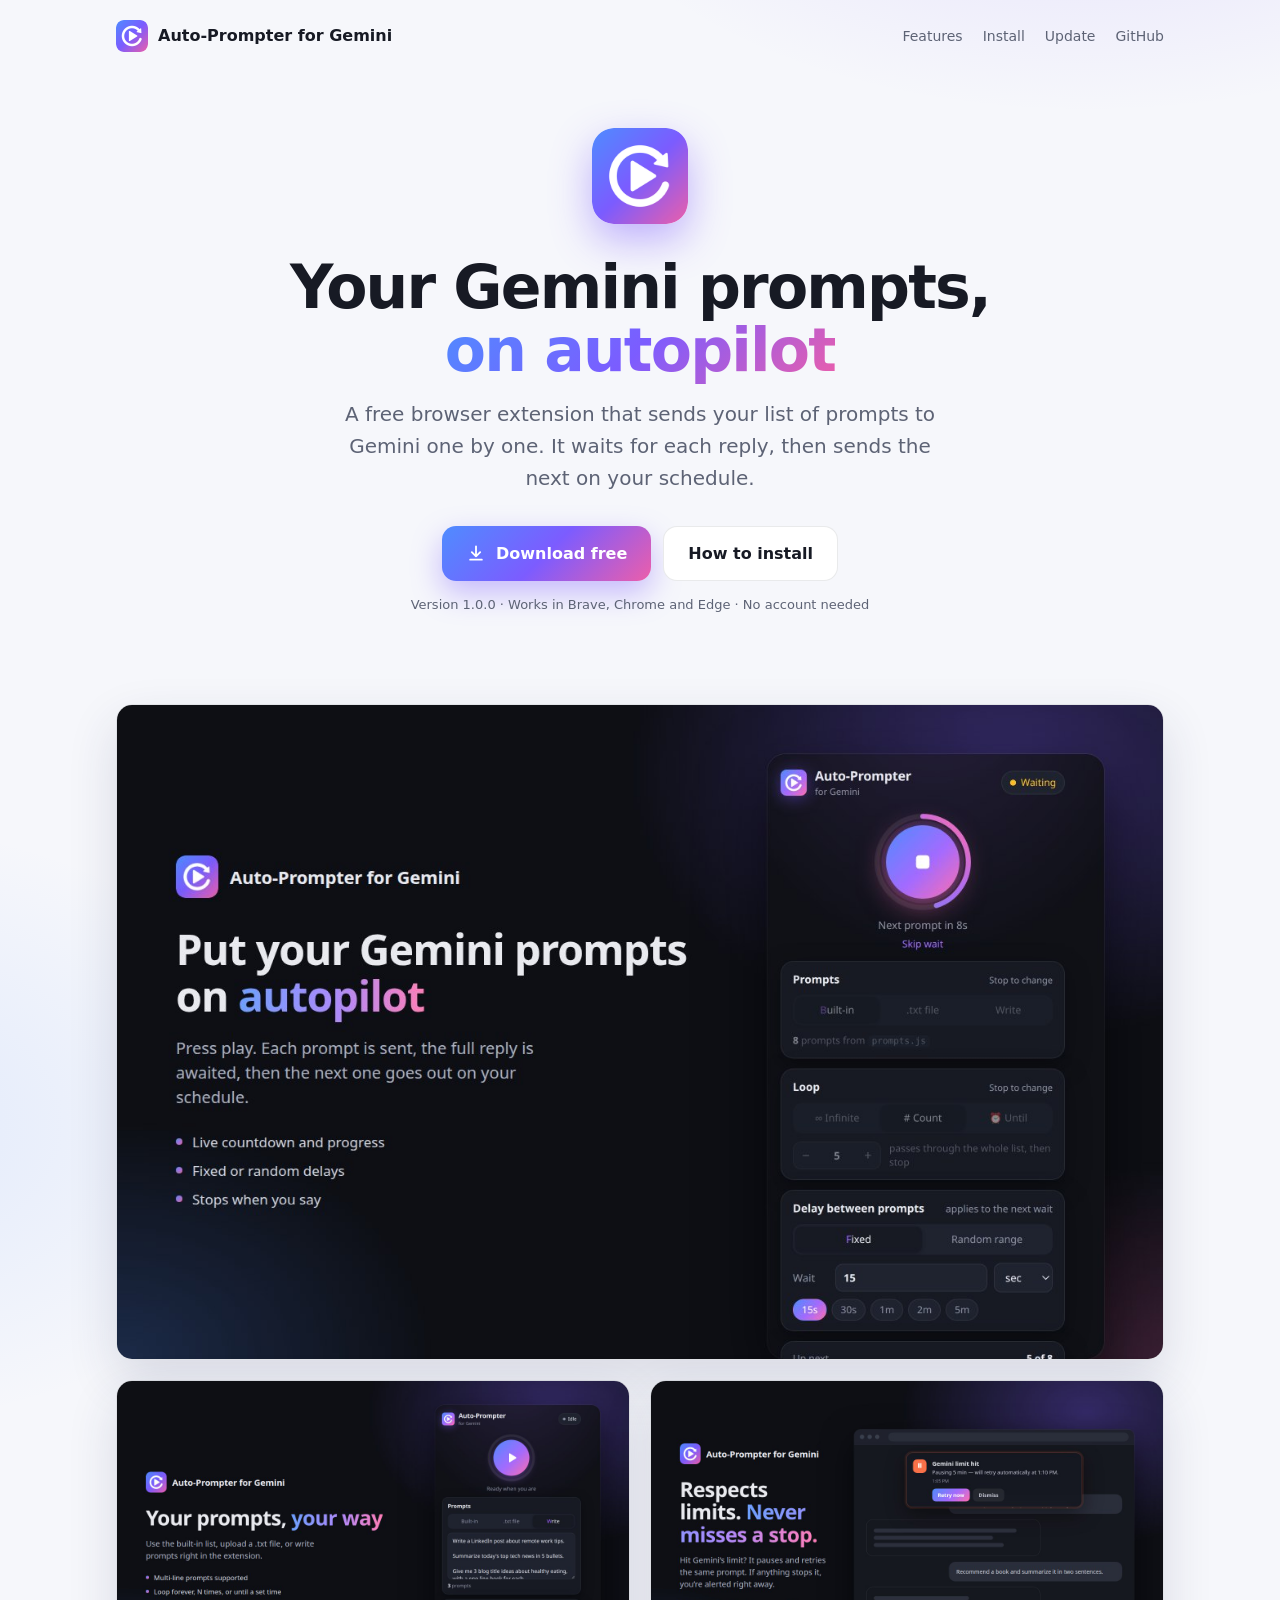
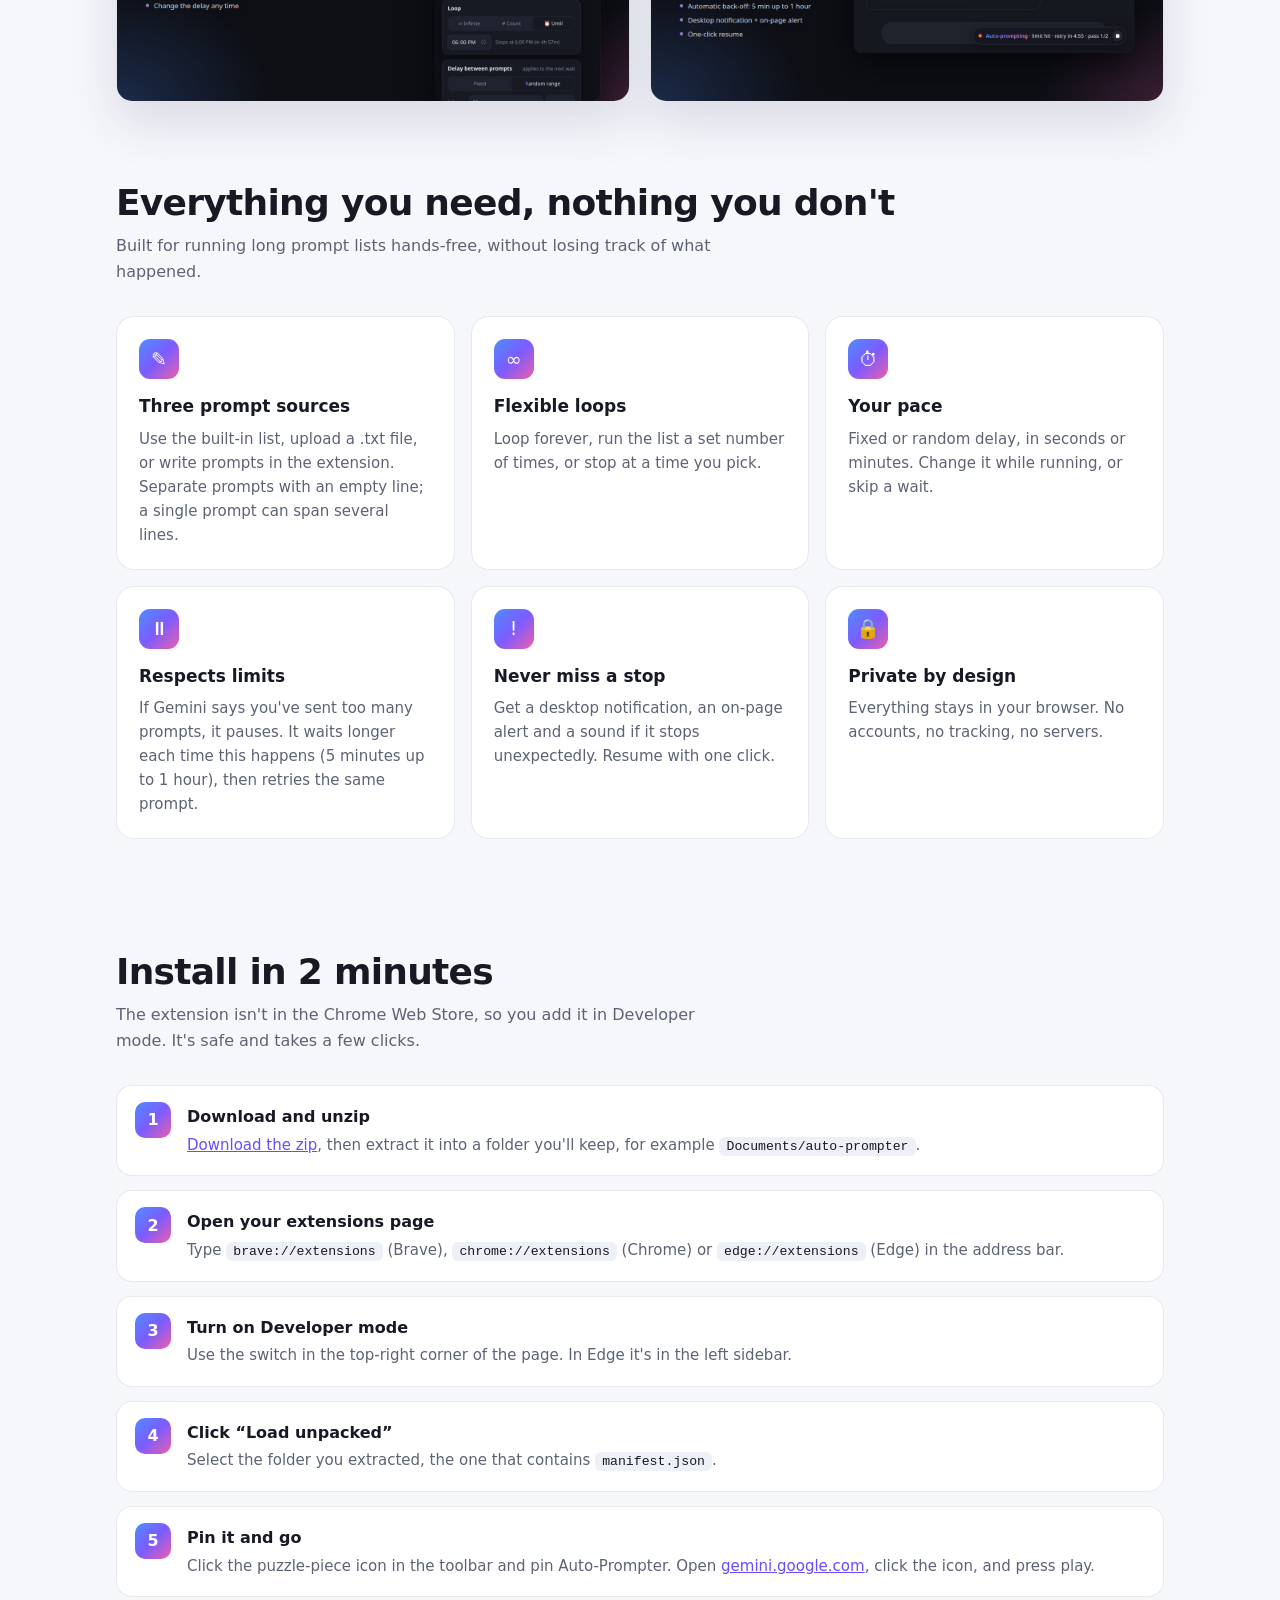
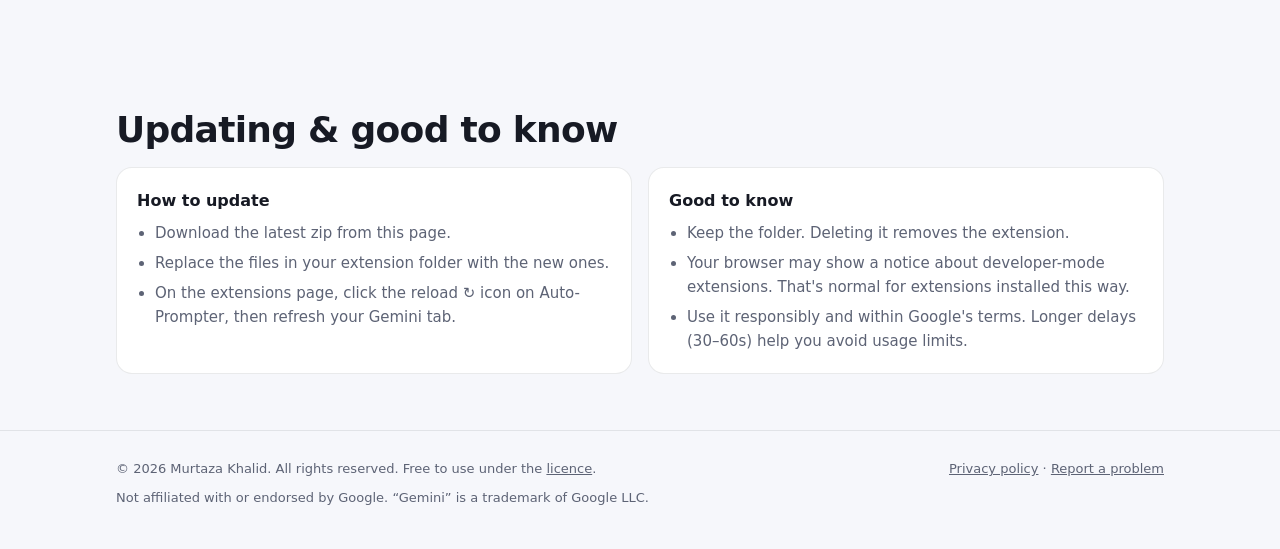
<file: docs/index.html>
<!doctype html>
<html lang="en">
<head>
  <meta charset="utf-8" />
  <meta name="viewport" content="width=device-width, initial-scale=1" />
  <title>Auto-Prompter for Gemini</title>
  <meta name="description" content="Free browser extension that sends a list of prompts to Gemini automatically, with loops, custom delays, limit-aware pauses and alerts." />
  <link rel="icon" href="assets/favicon.png" />
  <style>
    :root {
      --bg: #0d0f15;
      --surface: #161922;
      --surface-2: #1e222d;
      --border: rgba(255, 255, 255, 0.08);
      --text: #e8eaf0;
      --muted: #9aa0b2;
      --accent: #a48bff;
      --grad: linear-gradient(135deg, #4f8cff 0%, #7c5cff 50%, #ec5eaa 100%);
      --glow-1: rgba(124, 92, 255, 0.28);
      --glow-2: rgba(79, 140, 255, 0.18);
      --shadow: 0 24px 60px rgba(0, 0, 0, 0.45);
      color-scheme: dark;
    }
    @media (prefers-color-scheme: light) {
      :root {
        --bg: #f6f7fb;
        --surface: #ffffff;
        --surface-2: #eef0f7;
        --border: rgba(20, 24, 40, 0.09);
        --text: #171a24;
        --muted: #5d6375;
        --accent: #6a4cff;
        --glow-1: rgba(124, 92, 255, 0.16);
        --glow-2: rgba(79, 140, 255, 0.12);
        --shadow: 0 20px 50px rgba(40, 50, 90, 0.14);
        color-scheme: light;
      }
    }
    * { box-sizing: border-box; margin: 0; }
    html { scroll-behavior: smooth; }
    body {
      background: var(--bg);
      background-image:
        radial-gradient(900px 500px at 85% -5%, var(--glow-1), transparent 60%),
        radial-gradient(700px 500px at -10% 30%, var(--glow-2), transparent 60%);
      background-repeat: no-repeat;
      color: var(--text);
      font: 16px/1.6 "Google Sans", Inter, system-ui, -apple-system, "Segoe UI", sans-serif;
      overflow-x: hidden;
    }
    a { color: var(--accent); }
    .wrap { max-width: 1080px; margin: 0 auto; padding: 0 16px; }
    .grad-text { background: var(--grad); -webkit-background-clip: text; background-clip: text; color: transparent; }

    /* Nav */
    nav { display: flex; align-items: center; justify-content: space-between; padding: 20px 0; gap: 12px; }
    .brand { display: flex; align-items: center; gap: 10px; font-weight: 600; text-decoration: none; color: var(--text); }
    .brand img { width: 32px; height: 32px; border-radius: 8px; }
    .nav-links { display: flex; gap: 20px; font-size: 14px; }
    .nav-links a { color: var(--muted); text-decoration: none; }
    .nav-links a:hover { color: var(--text); }

    /* Hero */
    .hero { text-align: center; padding: 56px 0 40px; }
    .hero-icon { width: 96px; height: 96px; border-radius: 22px; box-shadow: 0 16px 40px rgba(124, 92, 255, 0.45); }
    h1 { font-size: clamp(36px, 6vw, 60px); line-height: 1.05; letter-spacing: -0.03em; margin: 24px 0 16px; }
    .lead { font-size: clamp(17px, 2.2vw, 20px); color: var(--muted); max-width: 620px; margin: 0 auto; }
    .cta { display: flex; flex-wrap: wrap; justify-content: center; gap: 12px; margin-top: 32px; }
    .btn {
      display: inline-flex; align-items: center; gap: 10px;
      padding: 14px 24px; border-radius: 14px; font-weight: 600; font-size: 16px; text-decoration: none;
      transition: transform 0.2s, filter 0.2s, background 0.2s;
    }
    .btn svg { width: 20px; height: 20px; }
    .btn.primary { color: #fff; background: var(--grad); box-shadow: 0 12px 30px rgba(124, 92, 255, 0.4); }
    .btn.primary:hover { transform: translateY(-2px); filter: brightness(1.08); }
    .btn.ghost { color: var(--text); background: var(--surface); border: 1px solid var(--border); }
    .btn.ghost:hover { background: var(--surface-2); }
    .meta { margin-top: 14px; font-size: 13px; color: var(--muted); }

    /* Screenshots */
    .shots { display: grid; gap: 20px; margin: 48px 0 24px; }
    .shots img { width: 100%; height: auto; display: block; border-radius: 16px; border: 1px solid var(--border); box-shadow: var(--shadow); }
    @media (min-width: 860px) {
      .shots { grid-template-columns: 1fr 1fr; }
      .shots img:first-child { grid-column: 1 / -1; }
    }

    /* Sections */
    section { padding: 56px 0; }
    h2 { font-size: clamp(26px, 4vw, 36px); letter-spacing: -0.02em; line-height: 1.15; margin-bottom: 10px; }
    .section-lead { color: var(--muted); max-width: 620px; margin-bottom: 32px; }

    .features { display: grid; gap: 16px; grid-template-columns: repeat(auto-fit, minmax(300px, 1fr)); }
    .feature { background: var(--surface); border: 1px solid var(--border); border-radius: 18px; padding: 22px; }
    .feature .ic {
      width: 40px; height: 40px; border-radius: 11px; display: grid; place-items: center;
      background: var(--grad); color: #fff; font-size: 19px; margin-bottom: 14px;
    }
    .feature h3 { font-size: 17px; margin-bottom: 6px; }
    .feature p { color: var(--muted); font-size: 15px; }

    /* Steps */
    .steps { list-style: none; padding: 0; display: grid; gap: 14px; counter-reset: s; }
    .steps li {
      counter-increment: s; position: relative;
      background: var(--surface); border: 1px solid var(--border); border-radius: 16px;
      padding: 18px 20px 18px 70px;
    }
    .steps li::before {
      content: counter(s); position: absolute; left: 18px; top: 16px;
      width: 36px; height: 36px; border-radius: 10px; display: grid; place-items: center;
      font-weight: 700; color: #fff; background: var(--grad);
    }
    .steps b { display: block; font-size: 16px; margin-bottom: 2px; }
    .steps span { color: var(--muted); font-size: 15px; }
    code {
      font-family: ui-monospace, "JetBrains Mono", monospace; font-size: 0.88em;
      padding: 2px 7px; border-radius: 6px; background: var(--surface-2); color: var(--text);
      word-break: break-all;
    }

    .two { display: grid; gap: 16px; grid-template-columns: repeat(auto-fit, minmax(280px, 1fr)); margin-top: 16px; }
    .note { background: var(--surface); border: 1px solid var(--border); border-radius: 16px; padding: 20px; }
    .note h3 { font-size: 16px; margin-bottom: 8px; }
    .note p, .note li { color: var(--muted); font-size: 15px; }
    .note ul { padding-left: 18px; display: grid; gap: 6px; }

    footer { border-top: 1px solid var(--border); padding: 28px 0 40px; color: var(--muted); font-size: 13px; }
    footer .row { display: flex; flex-wrap: wrap; gap: 8px 20px; justify-content: space-between; }
    footer a { color: var(--muted); }

    @media (max-width: 560px) {
      .nav-links { display: none; }
      .btn { width: 100%; justify-content: center; }
      .steps li { padding-left: 64px; }
    }
  </style>
</head>
<body>
  <div class="wrap">
    <nav>
      <a class="brand" href="#"><img src="assets/icon-128.png" alt="" />Auto-Prompter for Gemini</a>
      <div class="nav-links">
        <a href="#features">Features</a>
        <a href="#install">Install</a>
        <a href="#update">Update</a>
        <a href="https://github.com/MurtazaKhalid12/auto-prompter-for-gemini">GitHub</a>
      </div>
    </nav>

    <header class="hero">
      <img class="hero-icon" src="assets/icon-256.png" alt="Auto-Prompter icon" />
      <h1>Your Gemini prompts,<br /><span class="grad-text">on autopilot</span></h1>
      <p class="lead">A free browser extension that sends your list of prompts to Gemini one by one. It waits for each reply, then sends the next on your schedule.</p>
      <div class="cta">
        <a class="btn primary" href="https://github.com/MurtazaKhalid12/auto-prompter-for-gemini/releases/latest/download/auto-prompter-for-gemini.zip">
          <svg viewBox="0 0 24 24" fill="none" stroke="currentColor" stroke-width="2.2" stroke-linecap="round" stroke-linejoin="round"><path d="M12 4v12m0 0-5-5m5 5 5-5M5 20h14" /></svg>
          Download free
        </a>
        <a class="btn ghost" href="#install">How to install</a>
      </div>
      <p class="meta">Version 1.0.0 · Works in Brave, Chrome and Edge · No account needed</p>
    </header>

    <div class="shots">
      <img src="assets/screenshot-1.jpg" width="1280" height="800" alt="Extension popup running, with countdown and progress" />
      <img src="assets/screenshot-2.jpg" width="1280" height="800" alt="Choose prompts from a list, a .txt file or write your own" />
      <img src="assets/screenshot-3.jpg" width="1280" height="800" alt="On-page alert when Gemini's limit is hit" />
    </div>

    <section id="features">
      <h2>Everything you need, nothing you don't</h2>
      <p class="section-lead">Built for running long prompt lists hands-free, without losing track of what happened.</p>
      <div class="features">
        <div class="feature"><div class="ic">✎</div><h3>Three prompt sources</h3><p>Use the built-in list, upload a .txt file, or write prompts in the extension. Separate prompts with an empty line; a single prompt can span several lines.</p></div>
        <div class="feature"><div class="ic">∞</div><h3>Flexible loops</h3><p>Loop forever, run the list a set number of times, or stop at a time you pick.</p></div>
        <div class="feature"><div class="ic">⏱</div><h3>Your pace</h3><p>Fixed or random delay, in seconds or minutes. Change it while running, or skip a wait.</p></div>
        <div class="feature"><div class="ic">⏸</div><h3>Respects limits</h3><p>If Gemini says you've sent too many prompts, it pauses. It waits longer each time this happens (5 minutes up to 1 hour), then retries the same prompt.</p></div>
        <div class="feature"><div class="ic">!</div><h3>Never miss a stop</h3><p>Get a desktop notification, an on-page alert and a sound if it stops unexpectedly. Resume with one click.</p></div>
        <div class="feature"><div class="ic">🔒</div><h3>Private by design</h3><p>Everything stays in your browser. No accounts, no tracking, no servers.</p></div>
      </div>
    </section>

    <section id="install">
      <h2>Install in 2 minutes</h2>
      <p class="section-lead">The extension isn't in the Chrome Web Store, so you add it in Developer mode. It's safe and takes a few clicks.</p>
      <ol class="steps">
        <li><b>Download and unzip</b><span><a href="https://github.com/MurtazaKhalid12/auto-prompter-for-gemini/releases/latest/download/auto-prompter-for-gemini.zip">Download the zip</a>, then extract it into a folder you'll keep, for example <code>Documents/auto-prompter</code>.</span></li>
        <li><b>Open your extensions page</b><span>Type <code>brave://extensions</code> (Brave), <code>chrome://extensions</code> (Chrome) or <code>edge://extensions</code> (Edge) in the address bar.</span></li>
        <li><b>Turn on Developer mode</b><span>Use the switch in the top-right corner of the page. In Edge it's in the left sidebar.</span></li>
        <li><b>Click “Load unpacked”</b><span>Select the folder you extracted, the one that contains <code>manifest.json</code>.</span></li>
        <li><b>Pin it and go</b><span>Click the puzzle-piece icon in the toolbar and pin Auto-Prompter. Open <a href="https://gemini.google.com">gemini.google.com</a>, click the icon, and press play.</span></li>
      </ol>
    </section>

    <section id="update">
      <h2>Updating &amp; good to know</h2>
      <div class="two">
        <div class="note">
          <h3>How to update</h3>
          <ul>
            <li>Download the latest zip from this page.</li>
            <li>Replace the files in your extension folder with the new ones.</li>
            <li>On the extensions page, click the reload ↻ icon on Auto-Prompter, then refresh your Gemini tab.</li>
          </ul>
        </div>
        <div class="note">
          <h3>Good to know</h3>
          <ul>
            <li>Keep the folder. Deleting it removes the extension.</li>
            <li>Your browser may show a notice about developer-mode extensions. That's normal for extensions installed this way.</li>
            <li>Use it responsibly and within Google's terms. Longer delays (30–60s) help you avoid usage limits.</li>
          </ul>
        </div>
      </div>
    </section>
  </div>

  <footer>
    <div class="wrap row">
      <span>© 2026 Murtaza Khalid. All rights reserved. Free to use under the <a href="https://github.com/MurtazaKhalid12/auto-prompter-for-gemini/blob/main/LICENSE">licence</a>.</span>
      <span><a href="privacy.html">Privacy policy</a> · <a href="https://github.com/MurtazaKhalid12/auto-prompter-for-gemini/issues">Report a problem</a></span>
      <span>Not affiliated with or endorsed by Google. “Gemini” is a trademark of Google LLC.</span>
    </div>
  </footer>
</body>
</html>
</file>
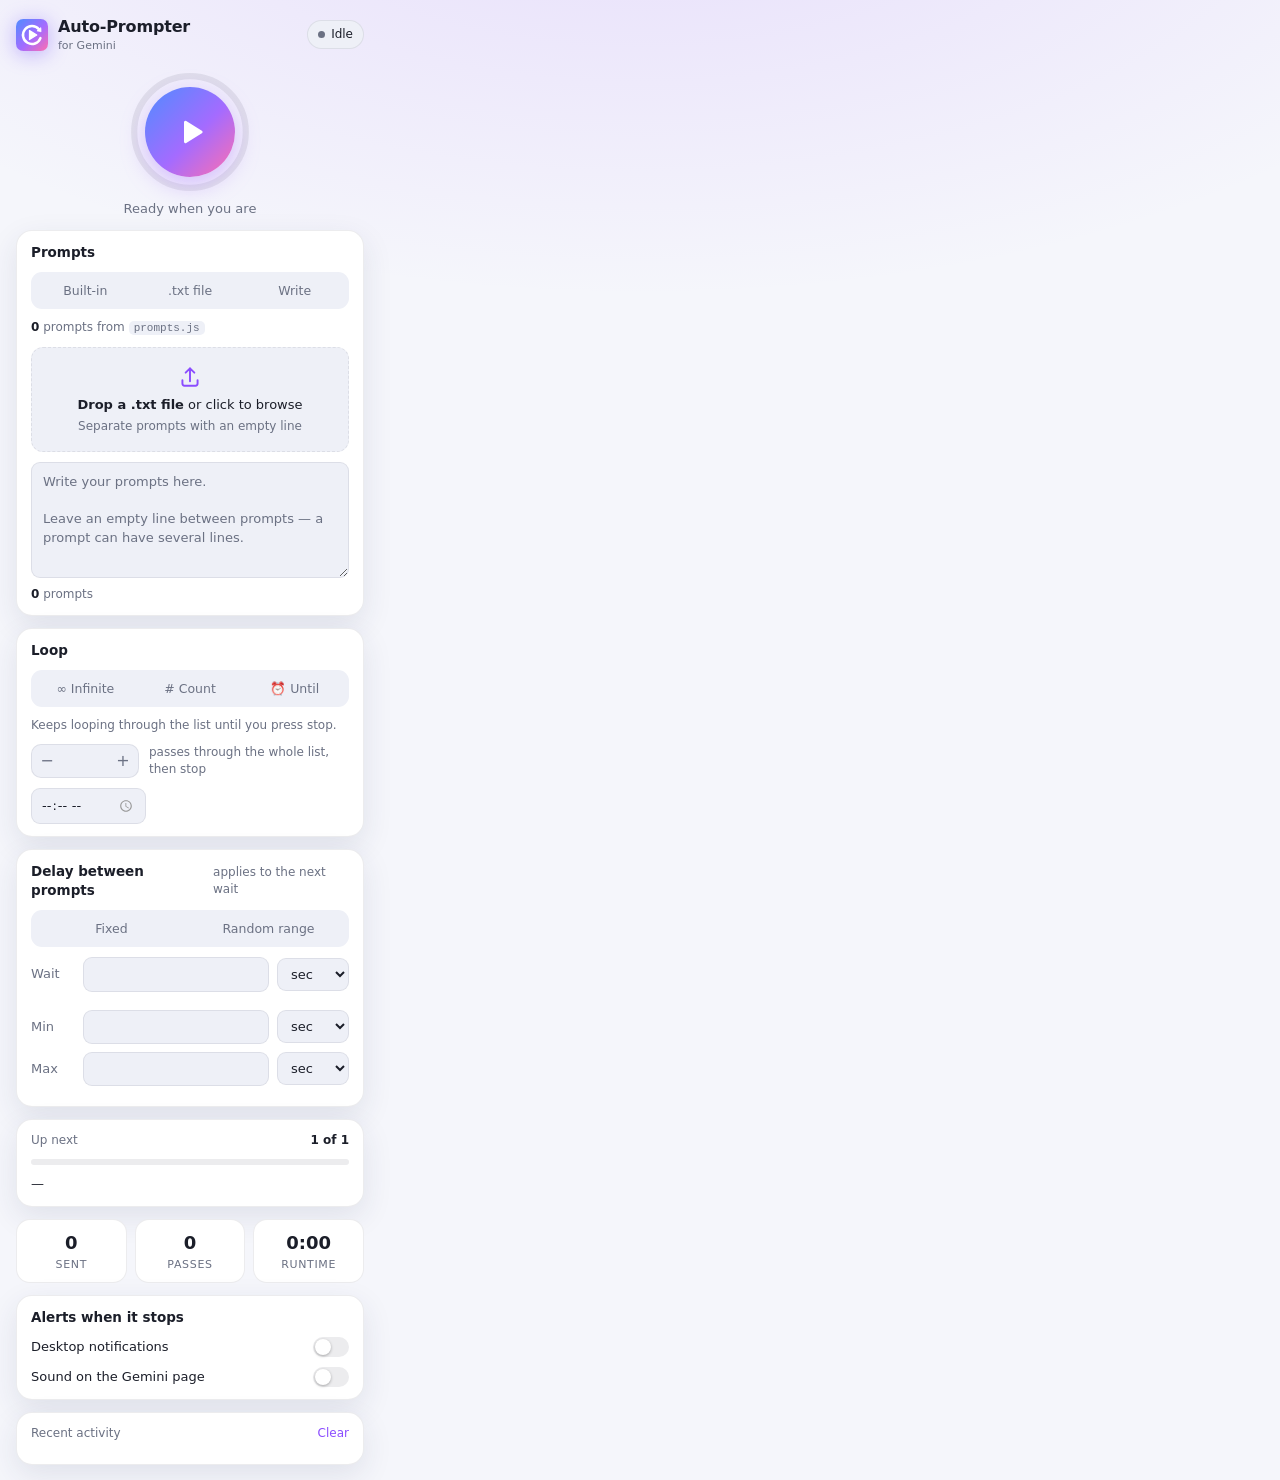
<file: popup.html>
<!doctype html>
<html lang="en">
<head>
  <meta charset="utf-8" />
  <title>Auto-Prompter for Gemini</title>
  <link rel="stylesheet" href="popup.css" />
</head>
<body>
  <svg width="0" height="0" style="position:absolute" aria-hidden="true">
    <defs>
      <linearGradient id="g" x1="0" y1="0" x2="1" y2="1">
        <stop offset="0" stop-color="#4f8cff" />
        <stop offset=".55" stop-color="#a46bff" />
        <stop offset="1" stop-color="#ff6fae" />
      </linearGradient>
    </defs>
  </svg>

  <header class="header">
    <div class="brand">
      <svg class="logo" viewBox="0 0 128 128" aria-hidden="true">
        <rect width="128" height="128" rx="29" fill="url(#g)" />
        <path d="M 97.8 76.3 A 36 36 0 1 1 91.6 40.9" fill="none" stroke="#fff" stroke-width="10" stroke-linecap="round" />
        <path d="M 99.3 34.5 L 100.2 51 L 83.9 47.3 Z" fill="#fff" stroke="#fff" stroke-width="3" stroke-linejoin="round" />
        <path d="M 54 46 L 54 82 L 83 64 Z" fill="#fff" stroke="#fff" stroke-width="5" stroke-linejoin="round" />
      </svg>
      <div>
        <h1>Auto-Prompter</h1>
        <p class="sub">for Gemini</p>
      </div>
    </div>
    <span id="status" class="status idle"><i></i><span>Idle</span></span>
  </header>

  <div id="banner" class="banner hidden">
    <span id="bannerText"></span>
    <div class="banner-actions">
      <button id="bannerBtn" class="banner-btn"></button>
      <button id="bannerBtn2" class="banner-btn ghost"></button>
    </div>
  </div>

  <section class="hero">
    <div class="ring-wrap" id="ringWrap">
      <svg class="ring" viewBox="0 0 120 120" aria-hidden="true">
        <circle class="ring-track" cx="60" cy="60" r="54" />
        <circle id="ringBar" class="ring-bar" cx="60" cy="60" r="54" />
      </svg>
      <button id="toggle" class="toggle" aria-label="Start">
        <svg id="iconPlay" viewBox="0 0 24 24"><path d="M8 5.5v13a1 1 0 0 0 1.5.86l10.4-6.5a1 1 0 0 0 0-1.72L9.5 4.64A1 1 0 0 0 8 5.5Z" /></svg>
        <svg id="iconStop" class="hidden" viewBox="0 0 24 24"><rect x="6.5" y="6.5" width="11" height="11" rx="2.5" /></svg>
      </button>
    </div>
    <p id="phase" class="phase">Ready when you are</p>
    <button id="skip" class="link hidden"></button>
  </section>

  <!-- Prompt source -->
  <section class="card lockable" id="sourceCard">
    <div class="card-head">
      <span class="card-title">Prompts</span>
      <span class="lock-hint">Stop to change</span>
    </div>
    <div class="seg" data-key="source">
      <button data-v="builtin">Built-in</button>
      <button data-v="file">.txt file</button>
      <button data-v="write">Write</button>
    </div>

    <div class="panel" data-panel="source:builtin">
      <p class="muted small"><b id="builtinCount" class="strong">0</b> prompts from <code>prompts.js</code></p>
    </div>

    <div class="panel" data-panel="source:file">
      <label id="drop" class="drop">
        <input id="fileInput" type="file" accept=".txt,text/plain" hidden />
        <svg viewBox="0 0 24 24"><path d="M12 16V4m0 0-4 4m4-4 4 4M5 15v3a2 2 0 0 0 2 2h10a2 2 0 0 0 2-2v-3" /></svg>
        <span><b>Drop a .txt file</b> or click to browse</span>
        <span class="muted small">Separate prompts with an empty line</span>
      </label>
      <div id="fileInfo" class="file-info hidden">
        <div class="file-icon">TXT</div>
        <div class="file-meta">
          <b id="fileName"></b>
          <span id="fileCount" class="muted small"></span>
        </div>
        <button id="fileReplace" class="link">Replace</button>
        <button id="fileRemove" class="link danger">Remove</button>
      </div>
      <p id="fileError" class="error-text small hidden"></p>
    </div>

    <div class="panel" data-panel="source:write">
      <textarea id="writeText" rows="5" spellcheck="true"
        placeholder="Write your prompts here.&#10;&#10;Leave an empty line between prompts — a prompt can have several lines."></textarea>
      <p class="muted small"><b id="writeCount" class="strong">0</b> prompts</p>
    </div>
  </section>

  <!-- Loop mode -->
  <section class="card lockable" id="loopCard">
    <div class="card-head">
      <span class="card-title">Loop</span>
      <span class="lock-hint">Stop to change</span>
    </div>
    <div class="seg" data-key="loopMode">
      <button data-v="infinite">∞ Infinite</button>
      <button data-v="count"># Count</button>
      <button data-v="until">⏰ Until</button>
    </div>
    <div class="panel" data-panel="loopMode:infinite">
      <p class="muted small">Keeps looping through the list until you press stop.</p>
    </div>
    <div class="panel" data-panel="loopMode:count">
      <div class="row">
        <div class="stepper">
          <button id="countMinus" aria-label="Less">−</button>
          <input id="loopCount" type="number" min="1" max="999" />
          <button id="countPlus" aria-label="More">+</button>
        </div>
        <span class="muted small">passes through the whole list, then stop</span>
      </div>
    </div>
    <div class="panel" data-panel="loopMode:until">
      <div class="row">
        <input id="untilTime" type="time" class="field" />
        <span id="untilHint" class="muted small"></span>
      </div>
    </div>
  </section>

  <!-- Delay -->
  <section class="card" id="delayCard">
    <div class="card-head">
      <span class="card-title">Delay between prompts</span>
      <span class="muted small">applies to the next wait</span>
    </div>
    <div class="seg" data-key="delayMode">
      <button data-v="fixed">Fixed</button>
      <button data-v="random">Random range</button>
    </div>
    <div class="panel" data-panel="delayMode:fixed">
      <div class="delay-row" data-which="min">
        <span class="delay-label">Wait</span>
        <input class="field num" type="number" min="1" />
        <select class="field unit"><option value="1">sec</option><option value="60">min</option></select>
      </div>
      <div class="chips" data-presets="fixed"></div>
    </div>
    <div class="panel" data-panel="delayMode:random">
      <div class="delay-row" data-which="min">
        <span class="delay-label">Min</span>
        <input class="field num" type="number" min="1" />
        <select class="field unit"><option value="1">sec</option><option value="60">min</option></select>
      </div>
      <div class="delay-row" data-which="max">
        <span class="delay-label">Max</span>
        <input class="field num" type="number" min="1" />
        <select class="field unit"><option value="1">sec</option><option value="60">min</option></select>
      </div>
      <div class="chips" data-presets="random"></div>
    </div>
  </section>

  <!-- Live -->
  <section class="card">
    <div class="row between">
      <span id="promptLabel" class="muted small">Up next</span>
      <span id="position" class="small strong">1 of 1</span>
    </div>
    <div class="progress"><div id="progressBar"></div></div>
    <p id="preview" class="preview">—</p>
    <p id="runInfo" class="run-info small"></p>
  </section>

  <section class="stats">
    <div class="stat"><b id="statSent">0</b><span>Sent</span></div>
    <div class="stat"><b id="statPasses">0</b><span>Passes</span></div>
    <div class="stat"><b id="statTime">0:00</b><span>Runtime</span></div>
  </section>

  <!-- Alerts -->
  <section class="card">
    <div class="card-head"><span class="card-title">Alerts when it stops</span></div>
    <label class="switch-row">
      <span>Desktop notifications</span>
      <input type="checkbox" id="optNotify" class="switch" />
    </label>
    <label class="switch-row">
      <span>Sound on the Gemini page</span>
      <input type="checkbox" id="optSound" class="switch" />
    </label>
  </section>

  <section class="card">
    <div class="row between">
      <span class="muted small">Recent activity</span>
      <button id="reset" class="link">Clear</button>
    </div>
    <ul id="history" class="history"></ul>
  </section>

  <script src="prompts.js"></script>
  <script src="popup.js"></script>
</body>
</html>
</file>
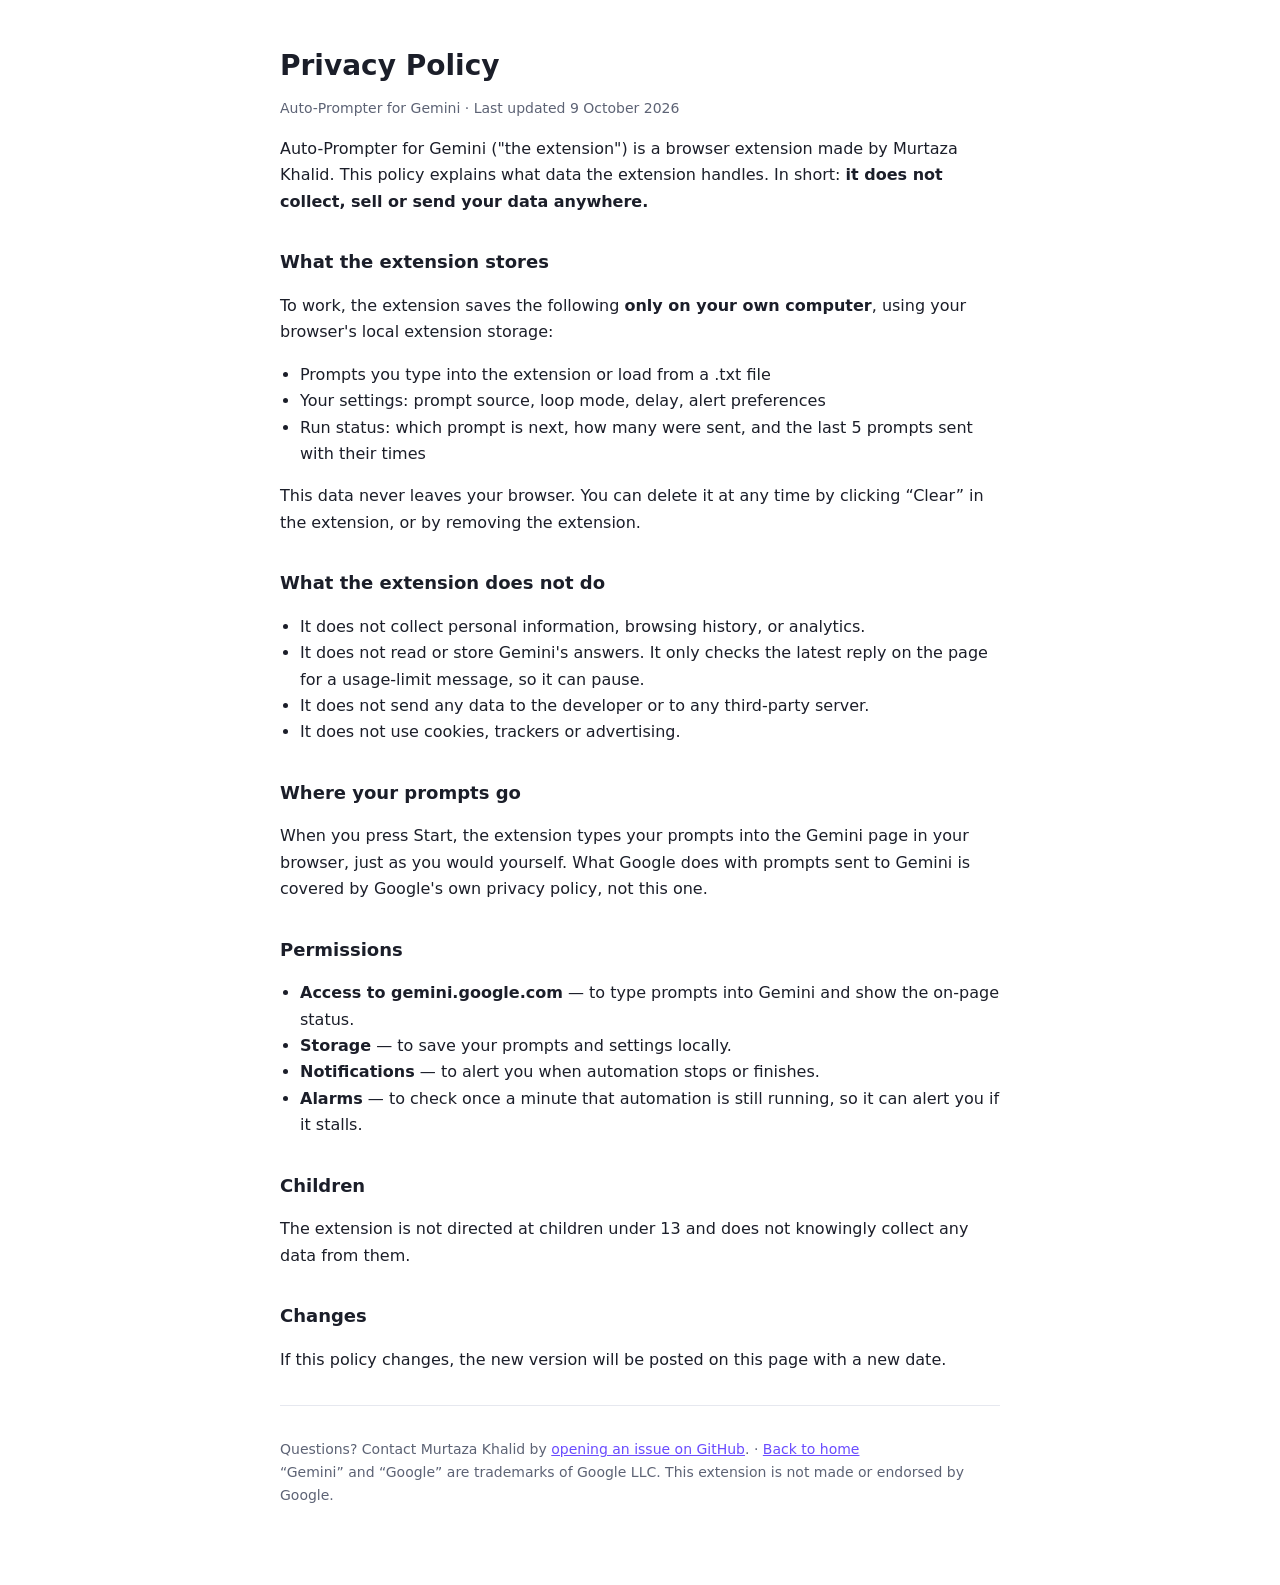
<file: docs/privacy.html>
<!doctype html>
<html lang="en">
<head>
  <meta charset="utf-8" />
  <meta name="viewport" content="width=device-width, initial-scale=1" />
  <link rel="icon" href="assets/favicon.png" />
  <title>Privacy Policy — Auto-Prompter for Gemini</title>
  <style>
    :root { --bg:#ffffff; --text:#1b1e29; --muted:#5d6375; --accent:#6a4cff; --line:#e6e8ef; }
    @media (prefers-color-scheme: dark) { :root { --bg:#0f1117; --text:#e8eaf0; --muted:#9aa0b2; --accent:#a48bff; --line:#262a36; } }
    body { margin:0; background:var(--bg); color:var(--text); font:16px/1.65 system-ui, -apple-system, "Segoe UI", sans-serif; }
    main { max-width:720px; margin:0 auto; padding:48px 16px 64px; }
    h1 { font-size:28px; line-height:1.25; margin:0 0 4px; }
    h2 { font-size:18px; margin:32px 0 8px; }
    p, li { color:var(--text); }
    .muted { color:var(--muted); font-size:14px; }
    ul { padding-left:20px; }
    a { color:var(--accent); }
    hr { border:0; border-top:1px solid var(--line); margin:32px 0; }
  </style>
</head>
<body>
<main>
  <h1>Privacy Policy</h1>
  <p class="muted">Auto-Prompter for Gemini · Last updated 9 October 2026</p>

  <p>Auto-Prompter for Gemini ("the extension") is a browser extension made by Murtaza Khalid. This policy explains what data the extension handles. In short: <strong>it does not collect, sell or send your data anywhere.</strong></p>

  <h2>What the extension stores</h2>
  <p>To work, the extension saves the following <strong>only on your own computer</strong>, using your browser's local extension storage:</p>
  <ul>
    <li>Prompts you type into the extension or load from a .txt file</li>
    <li>Your settings: prompt source, loop mode, delay, alert preferences</li>
    <li>Run status: which prompt is next, how many were sent, and the last 5 prompts sent with their times</li>
  </ul>
  <p>This data never leaves your browser. You can delete it at any time by clicking “Clear” in the extension, or by removing the extension.</p>

  <h2>What the extension does not do</h2>
  <ul>
    <li>It does not collect personal information, browsing history, or analytics.</li>
    <li>It does not read or store Gemini's answers. It only checks the latest reply on the page for a usage-limit message, so it can pause.</li>
    <li>It does not send any data to the developer or to any third-party server.</li>
    <li>It does not use cookies, trackers or advertising.</li>
  </ul>

  <h2>Where your prompts go</h2>
  <p>When you press Start, the extension types your prompts into the Gemini page in your browser, just as you would yourself. What Google does with prompts sent to Gemini is covered by Google's own privacy policy, not this one.</p>

  <h2>Permissions</h2>
  <ul>
    <li><strong>Access to gemini.google.com</strong> — to type prompts into Gemini and show the on-page status.</li>
    <li><strong>Storage</strong> — to save your prompts and settings locally.</li>
    <li><strong>Notifications</strong> — to alert you when automation stops or finishes.</li>
    <li><strong>Alarms</strong> — to check once a minute that automation is still running, so it can alert you if it stalls.</li>
  </ul>

  <h2>Children</h2>
  <p>The extension is not directed at children under 13 and does not knowingly collect any data from them.</p>

  <h2>Changes</h2>
  <p>If this policy changes, the new version will be posted on this page with a new date.</p>

  <hr />
  <p class="muted">Questions? Contact Murtaza Khalid by <a href="https://github.com/MurtazaKhalid12/auto-prompter-for-gemini/issues">opening an issue on GitHub</a>. · <a href="./">Back to home</a><br />
  “Gemini” and “Google” are trademarks of Google LLC. This extension is not made or endorsed by Google.</p>
</main>
</body>
</html>
</file>
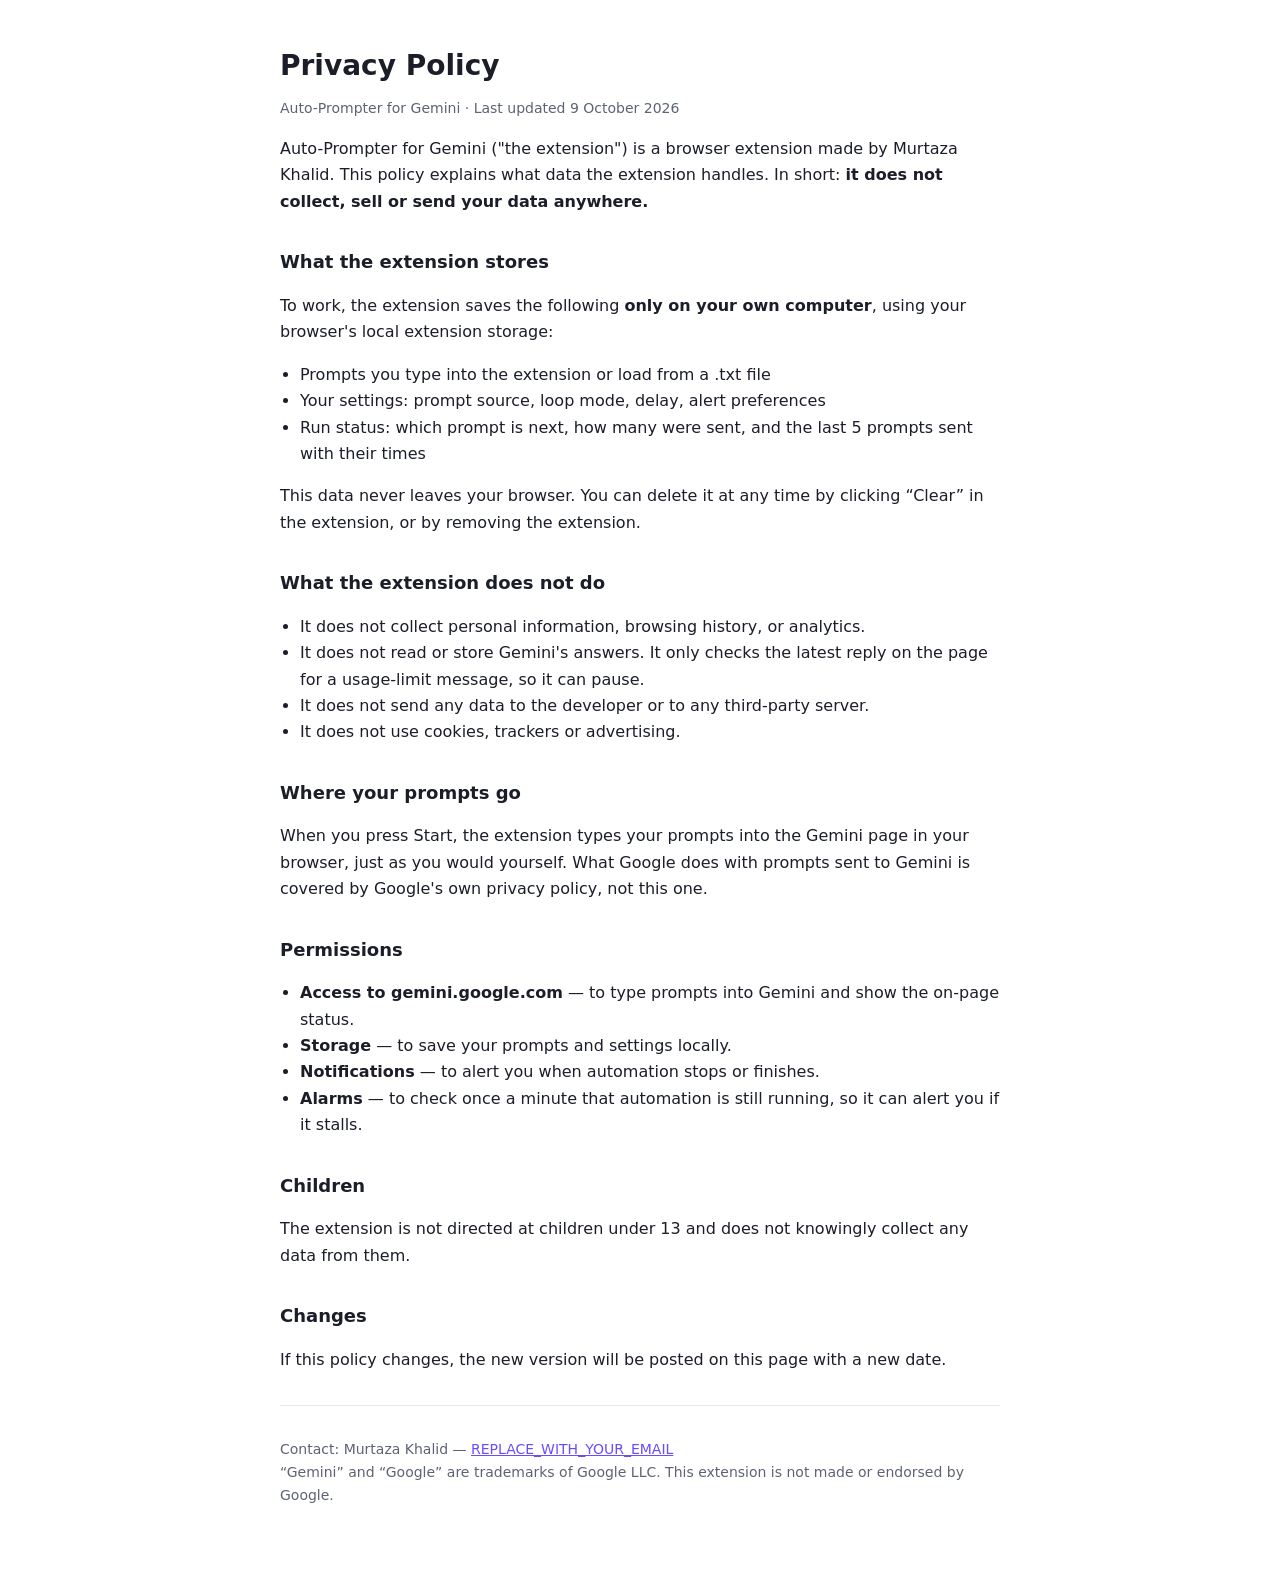
<file: store/privacy-policy.html>
<!doctype html>
<html lang="en">
<head>
  <meta charset="utf-8" />
  <meta name="viewport" content="width=device-width, initial-scale=1" />
  <title>Privacy Policy — Auto-Prompter for Gemini</title>
  <style>
    :root { --bg:#ffffff; --text:#1b1e29; --muted:#5d6375; --accent:#6a4cff; --line:#e6e8ef; }
    @media (prefers-color-scheme: dark) { :root { --bg:#0f1117; --text:#e8eaf0; --muted:#9aa0b2; --accent:#a48bff; --line:#262a36; } }
    body { margin:0; background:var(--bg); color:var(--text); font:16px/1.65 system-ui, -apple-system, "Segoe UI", sans-serif; }
    main { max-width:720px; margin:0 auto; padding:48px 16px 64px; }
    h1 { font-size:28px; line-height:1.25; margin:0 0 4px; }
    h2 { font-size:18px; margin:32px 0 8px; }
    p, li { color:var(--text); }
    .muted { color:var(--muted); font-size:14px; }
    ul { padding-left:20px; }
    a { color:var(--accent); }
    hr { border:0; border-top:1px solid var(--line); margin:32px 0; }
  </style>
</head>
<body>
<main>
  <h1>Privacy Policy</h1>
  <p class="muted">Auto-Prompter for Gemini · Last updated 9 October 2026</p>

  <p>Auto-Prompter for Gemini ("the extension") is a browser extension made by Murtaza Khalid. This policy explains what data the extension handles. In short: <strong>it does not collect, sell or send your data anywhere.</strong></p>

  <h2>What the extension stores</h2>
  <p>To work, the extension saves the following <strong>only on your own computer</strong>, using your browser's local extension storage:</p>
  <ul>
    <li>Prompts you type into the extension or load from a .txt file</li>
    <li>Your settings: prompt source, loop mode, delay, alert preferences</li>
    <li>Run status: which prompt is next, how many were sent, and the last 5 prompts sent with their times</li>
  </ul>
  <p>This data never leaves your browser. You can delete it at any time by clicking “Clear” in the extension, or by removing the extension.</p>

  <h2>What the extension does not do</h2>
  <ul>
    <li>It does not collect personal information, browsing history, or analytics.</li>
    <li>It does not read or store Gemini's answers. It only checks the latest reply on the page for a usage-limit message, so it can pause.</li>
    <li>It does not send any data to the developer or to any third-party server.</li>
    <li>It does not use cookies, trackers or advertising.</li>
  </ul>

  <h2>Where your prompts go</h2>
  <p>When you press Start, the extension types your prompts into the Gemini page in your browser, just as you would yourself. What Google does with prompts sent to Gemini is covered by Google's own privacy policy, not this one.</p>

  <h2>Permissions</h2>
  <ul>
    <li><strong>Access to gemini.google.com</strong> — to type prompts into Gemini and show the on-page status.</li>
    <li><strong>Storage</strong> — to save your prompts and settings locally.</li>
    <li><strong>Notifications</strong> — to alert you when automation stops or finishes.</li>
    <li><strong>Alarms</strong> — to check once a minute that automation is still running, so it can alert you if it stalls.</li>
  </ul>

  <h2>Children</h2>
  <p>The extension is not directed at children under 13 and does not knowingly collect any data from them.</p>

  <h2>Changes</h2>
  <p>If this policy changes, the new version will be posted on this page with a new date.</p>

  <hr />
  <p class="muted">Contact: Murtaza Khalid — <a href="mailto:REPLACE_WITH_YOUR_EMAIL">REPLACE_WITH_YOUR_EMAIL</a><br />
  “Gemini” and “Google” are trademarks of Google LLC. This extension is not made or endorsed by Google.</p>
</main>
</body>
</html>
</file>
<file: popup.css>
:root {
  --bg: #0f1117;
  --card: #171a23;
  --card-2: #1f2330;
  --border: rgba(255, 255, 255, 0.07);
  --text: #e8eaf0;
  --muted: #8b91a3;
  --track: rgba(255, 255, 255, 0.08);
  --grad: linear-gradient(135deg, #4f8cff 0%, #a46bff 55%, #ff6fae 100%);
  --accent: #a46bff;
  --green: #34d399;
  --amber: #fbbf24;
  --orange: #fb7149;
  --red: #f87171;
  --shadow: 0 10px 30px rgba(0, 0, 0, 0.35);
  color-scheme: dark;
}

@media (prefers-color-scheme: light) {
  :root {
    --bg: #f5f6fb;
    --card: #ffffff;
    --card-2: #eef0f7;
    --border: rgba(20, 24, 40, 0.08);
    --text: #1b1e29;
    --muted: #6b7183;
    --track: rgba(20, 24, 40, 0.08);
    --accent: #8b4dff;
    --green: #10b981;
    --amber: #d97706;
    --orange: #ea580c;
    --red: #dc2626;
    --shadow: 0 10px 30px rgba(40, 50, 90, 0.1);
    color-scheme: light;
  }
}

* { box-sizing: border-box; margin: 0; }

body {
  width: 380px;
  padding: 16px;
  background: var(--bg);
  background-image: radial-gradient(120% 50% at 50% -10%, rgba(164, 107, 255, 0.18), transparent 60%);
  background-repeat: no-repeat;
  color: var(--text);
  font: 14px/1.4 "Google Sans", Inter, system-ui, -apple-system, "Segoe UI", sans-serif;
  display: flex;
  flex-direction: column;
  gap: 12px;
}

button { font: inherit; color: inherit; }
.hidden { display: none !important; }
.muted { color: var(--muted); }
.small { font-size: 12px; }
.strong { font-weight: 600; color: var(--text); }
.row { display: flex; align-items: center; gap: 10px; }
.between { justify-content: space-between; }
code { font-family: ui-monospace, "JetBrains Mono", monospace; font-size: 11px; padding: 1px 5px; border-radius: 5px; background: var(--card-2); }

/* Header */
.header { display: flex; align-items: center; justify-content: space-between; }
.brand { display: flex; align-items: center; gap: 10px; }
.logo { width: 32px; height: 32px; filter: drop-shadow(0 3px 10px rgba(124, 92, 255, 0.45)); }
h1 { font-size: 16px; font-weight: 600; letter-spacing: -0.01em; }
.sub { font-size: 11px; color: var(--muted); }

.status {
  display: inline-flex; align-items: center; gap: 6px;
  padding: 5px 10px; border-radius: 999px;
  font-size: 12px; font-weight: 500;
  background: var(--card-2); border: 1px solid var(--border);
  transition: all 0.2s;
}
.status i { width: 7px; height: 7px; border-radius: 50%; background: var(--muted); position: relative; }
.status.running i { background: var(--green); }
.status.waiting i { background: var(--amber); }
.status.cooldown i { background: var(--orange); }
.status:not(.idle) i::after {
  content: ""; position: absolute; inset: 0; border-radius: 50%;
  background: inherit; animation: pulse 1.6s infinite;
}
.status.running { color: var(--green); }
.status.waiting { color: var(--amber); }
.status.cooldown { color: var(--orange); }
@keyframes pulse { to { transform: scale(2.6); opacity: 0; } }

/* Banner */
.banner {
  display: flex; align-items: center; justify-content: space-between; gap: 10px;
  padding: 10px 12px; border-radius: 12px; font-size: 12.5px; line-height: 1.4;
  background: rgba(79, 140, 255, 0.12); border: 1px solid rgba(79, 140, 255, 0.3);
  animation: fade 0.25s ease;
}
.banner.error { background: rgba(248, 113, 113, 0.12); border-color: rgba(248, 113, 113, 0.4); }
.banner.success { background: rgba(52, 211, 153, 0.12); border-color: rgba(52, 211, 153, 0.4); }
.banner-actions { display: flex; gap: 6px; flex-shrink: 0; }
.banner-btn {
  cursor: pointer; border: 0; border-radius: 8px;
  padding: 6px 10px; font-size: 12px; font-weight: 600; color: #fff;
  background: var(--grad);
}
.banner-btn.ghost { background: var(--track); color: var(--text); }
.banner-btn:empty { display: none; }

/* Hero */
.hero { display: flex; flex-direction: column; align-items: center; gap: 6px; padding: 4px 0 0; }
.ring-wrap { position: relative; width: 124px; height: 124px; }
.ring { width: 100%; height: 100%; transform: rotate(-90deg); }
.ring circle { fill: none; stroke-width: 6; }
.ring-track { stroke: var(--track); }
.ring-bar {
  stroke: url(#g); stroke-linecap: round;
  stroke-dasharray: 339.29; stroke-dashoffset: 339.29;
  transition: stroke-dashoffset 0.3s linear;
}
.ring-wrap.cool .ring-bar { stroke: var(--orange); }
.toggle {
  position: absolute; inset: 17px; border-radius: 50%; border: 0; cursor: pointer;
  display: grid; place-items: center;
  background: var(--grad);
  box-shadow: 0 8px 24px rgba(164, 107, 255, 0.4);
  transition: transform 0.2s, box-shadow 0.2s, filter 0.2s, opacity 0.2s;
}
.toggle:hover { transform: scale(1.04); filter: brightness(1.08); }
.toggle:active { transform: scale(0.97); }
.toggle:disabled { opacity: 0.45; cursor: not-allowed; transform: none; filter: grayscale(0.4); }
.toggle svg { width: 36px; height: 36px; fill: #fff; }
.toggle.on { animation: glow 2.4s ease-in-out infinite; }
@keyframes glow {
  50% { box-shadow: 0 8px 36px rgba(255, 111, 174, 0.55), 0 0 0 6px rgba(164, 107, 255, 0.12); }
}
.phase { font-size: 13px; color: var(--muted); min-height: 18px; display: flex; align-items: center; gap: 6px; text-align: center; }
.dots { display: inline-flex; gap: 3px; }
.dots i { width: 5px; height: 5px; border-radius: 50%; background: #a46bff; animation: bounce 1.2s infinite; }
.dots i:nth-child(2) { animation-delay: 0.15s; background: #c56fd6; }
.dots i:nth-child(3) { animation-delay: 0.3s; background: #ff6fae; }
@keyframes bounce { 0%, 80%, 100% { transform: translateY(0); opacity: 0.5; } 40% { transform: translateY(-4px); opacity: 1; } }

/* Cards */
.card {
  background: var(--card); border: 1px solid var(--border);
  border-radius: 16px; padding: 12px 14px; box-shadow: var(--shadow);
  display: flex; flex-direction: column; gap: 10px;
}
.card-head { display: flex; align-items: baseline; justify-content: space-between; gap: 8px; }
.card-title { font-weight: 600; font-size: 13.5px; }
.lock-hint { display: none; font-size: 11px; color: var(--muted); }
.lockable.locked .lock-hint { display: inline; }
.lockable.locked .seg, .lockable.locked .panel { opacity: 0.5; pointer-events: none; }
.panel { display: flex; flex-direction: column; gap: 8px; }

/* Segmented control */
.seg { display: flex; padding: 3px; border-radius: 11px; background: var(--card-2); gap: 2px; }
.seg button {
  flex: 1; border: 0; background: none; cursor: pointer;
  padding: 7px 6px; border-radius: 8px; font-size: 12.5px; font-weight: 500; color: var(--muted);
  transition: all 0.2s;
}
.seg button:hover { color: var(--text); }
.seg button.active { background: var(--card); color: var(--text); box-shadow: 0 1px 4px rgba(0, 0, 0, 0.25); }
.seg button.active::first-letter { color: var(--accent); }

/* Inputs */
.field, textarea, .stepper input {
  background: var(--card-2); color: var(--text);
  border: 1px solid var(--border); border-radius: 9px;
  font: inherit; font-size: 13px; outline: none;
  transition: border-color 0.2s, box-shadow 0.2s;
}
.field:focus, textarea:focus, .stepper input:focus { border-color: var(--accent); box-shadow: 0 0 0 3px rgba(164, 107, 255, 0.2); }
.field { padding: 7px 9px; }
textarea { width: 100%; padding: 10px 11px; resize: vertical; min-height: 96px; max-height: 240px; line-height: 1.45; }
textarea::placeholder { color: var(--muted); }
input[type="number"] { -moz-appearance: textfield; }
input::-webkit-outer-spin-button, input::-webkit-inner-spin-button { -webkit-appearance: none; margin: 0; }
input[type="time"]::-webkit-calendar-picker-indicator { filter: invert(0.6); cursor: pointer; }
select.field { cursor: pointer; padding-right: 6px; }

.stepper { display: flex; align-items: center; border-radius: 10px; background: var(--card-2); border: 1px solid var(--border); flex-shrink: 0; }
.stepper button { border: 0; background: none; cursor: pointer; width: 30px; height: 32px; font-size: 16px; color: var(--muted); }
.stepper button:hover { color: var(--text); }
.stepper input { width: 46px; text-align: center; border: 0; background: none; padding: 6px 0; font-weight: 600; box-shadow: none !important; }

/* Drop zone */
.drop {
  display: flex; flex-direction: column; align-items: center; gap: 4px;
  padding: 16px 12px; border-radius: 12px; cursor: pointer; text-align: center;
  border: 1.5px dashed var(--track); background: var(--card-2);
  font-size: 13px; transition: all 0.2s;
}
.drop svg { width: 26px; height: 26px; fill: none; stroke: var(--accent); stroke-width: 1.8; stroke-linecap: round; stroke-linejoin: round; margin-bottom: 2px; }
.drop:hover, .drop.over { border-color: var(--accent); background: rgba(164, 107, 255, 0.08); }
.file-info { display: flex; align-items: center; gap: 10px; padding: 9px 10px; border-radius: 12px; background: var(--card-2); }
.file-icon { width: 34px; height: 34px; border-radius: 9px; display: grid; place-items: center; font-size: 10px; font-weight: 700; color: #fff; background: var(--grad); flex-shrink: 0; }
.file-meta { flex: 1; min-width: 0; display: flex; flex-direction: column; }
.file-meta b { font-size: 13px; font-weight: 600; overflow: hidden; text-overflow: ellipsis; white-space: nowrap; }
.error-text { color: var(--red); }

/* Delay */
.delay-row { display: grid; grid-template-columns: 44px 1fr 72px; gap: 8px; align-items: center; }
.delay-label { font-size: 13px; color: var(--muted); }
.delay-row .num { width: 100%; font-weight: 600; }
.chips { display: flex; flex-wrap: wrap; gap: 6px; }
.chip {
  border: 1px solid var(--border); background: var(--card-2); cursor: pointer;
  padding: 4px 10px; border-radius: 999px; font-size: 12px; color: var(--muted); transition: all 0.2s;
}
.chip:hover { color: var(--text); border-color: var(--accent); }
.chip.active { color: #fff; background: var(--grad); border-color: transparent; }

input[type="range"] { -webkit-appearance: none; appearance: none; width: 100%; height: 6px; border-radius: 999px; background: var(--track); outline: none; }
input[type="range"]::-webkit-slider-thumb {
  -webkit-appearance: none; width: 16px; height: 16px; border-radius: 50%;
  background: #fff; border: 3px solid #a46bff; cursor: pointer;
  box-shadow: 0 2px 6px rgba(0, 0, 0, 0.3); transition: transform 0.15s;
}
input[type="range"]::-webkit-slider-thumb:hover { transform: scale(1.15); }

/* Live card */
.progress { height: 6px; border-radius: 999px; background: var(--track); overflow: hidden; }
.progress div { height: 100%; width: 0; border-radius: inherit; background: var(--grad); transition: width 0.4s ease; }
.preview {
  font-size: 13px; line-height: 1.45; white-space: pre-line;
  display: -webkit-box; -webkit-line-clamp: 2; -webkit-box-orient: vertical; overflow: hidden;
}
.run-info { color: var(--accent); font-weight: 500; }
.run-info:empty { display: none; }

/* Stats */
.stats { display: grid; grid-template-columns: repeat(3, 1fr); gap: 8px; }
.stat {
  background: var(--card); border: 1px solid var(--border); border-radius: 14px;
  padding: 10px 6px; text-align: center; display: flex; flex-direction: column; gap: 2px;
}
.stat b { font-size: 18px; font-weight: 600; font-variant-numeric: tabular-nums; }
.stat span { font-size: 11px; color: var(--muted); text-transform: uppercase; letter-spacing: 0.06em; }

/* Switches */
.switch-row { display: flex; align-items: center; justify-content: space-between; gap: 10px; font-size: 13px; cursor: pointer; }
.switch {
  -webkit-appearance: none; appearance: none; flex-shrink: 0;
  width: 36px; height: 20px; border-radius: 999px; background: var(--track);
  position: relative; cursor: pointer; transition: background 0.2s;
}
.switch::after {
  content: ""; position: absolute; top: 2px; left: 2px; width: 16px; height: 16px; border-radius: 50%;
  background: #fff; box-shadow: 0 1px 3px rgba(0, 0, 0, 0.3); transition: transform 0.2s;
}
.switch:checked { background: var(--grad); }
.switch:checked::after { transform: translateX(16px); }

/* History */
.history { list-style: none; padding: 0; display: flex; flex-direction: column; gap: 6px; max-height: 150px; overflow-y: auto; }
.history li {
  display: grid; grid-template-columns: 24px 1fr auto; align-items: center; gap: 8px;
  padding: 7px 8px; border-radius: 10px; background: var(--card-2); font-size: 12px;
  animation: fade 0.3s ease;
}
@keyframes fade { from { opacity: 0; transform: translateY(-4px); } }
.history .num {
  width: 24px; height: 24px; border-radius: 7px; display: grid; place-items: center;
  font-size: 11px; font-weight: 600; color: #fff; background: var(--grad);
}
.history .txt { overflow: hidden; text-overflow: ellipsis; white-space: nowrap; }
.history .time { color: var(--muted); font-variant-numeric: tabular-nums; }
.history .empty { display: block; text-align: center; color: var(--muted); background: none; padding: 8px; }

.link { background: none; border: 0; cursor: pointer; color: var(--accent); font-size: 12px; font-weight: 500; padding: 0; }
.link:hover { text-decoration: underline; }
.link.danger { color: var(--red); }

::-webkit-scrollbar { width: 6px; }
::-webkit-scrollbar-thumb { background: var(--track); border-radius: 3px; }
</file>
